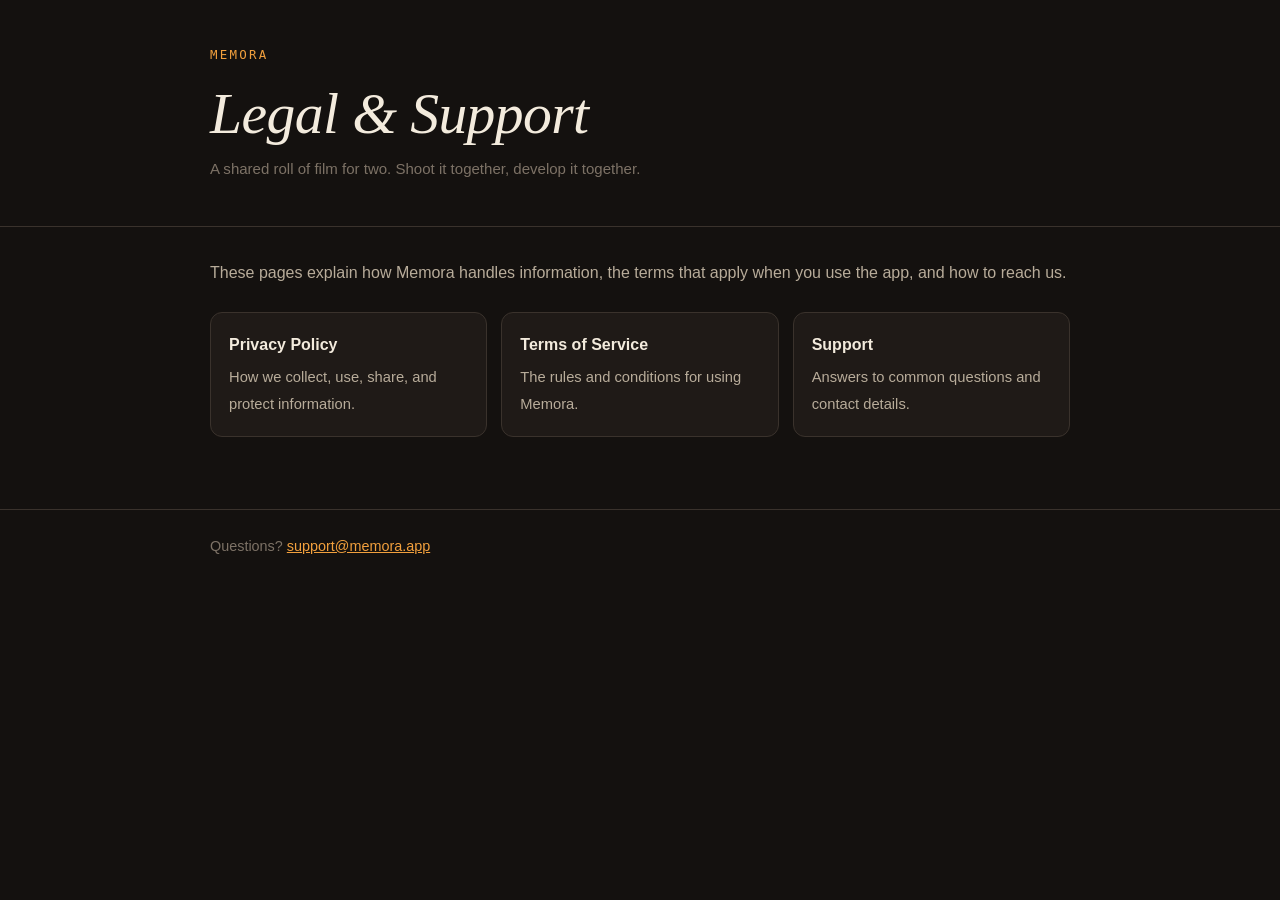
<file: index.html>
<!doctype html>
<html lang="en"><head><meta charset="utf-8"><meta name="viewport" content="width=device-width, initial-scale=1"><title>Memora Legal &amp; Support</title><link rel="stylesheet" href="style.css"></head>
<body><header><div class="wrap"><p class="brand">Memora</p><h1>Legal &amp; Support</h1><p class="meta">A shared roll of film for two. Shoot it together, develop it together.</p></div></header>
<main class="wrap"><p>These pages explain how Memora handles information, the terms that apply when you use the app, and how to reach us.</p><div class="links"><a class="link-card" href="privacy-policy.html"><strong>Privacy Policy</strong><span>How we collect, use, share, and protect information.</span></a><a class="link-card" href="terms-of-service.html"><strong>Terms of Service</strong><span>The rules and conditions for using Memora.</span></a><a class="link-card" href="support.html"><strong>Support</strong><span>Answers to common questions and contact details.</span></a></div></main>
<footer><div class="wrap">Questions? <a href="mailto:support@memora.app">support@memora.app</a></div></footer></body></html>
</file>
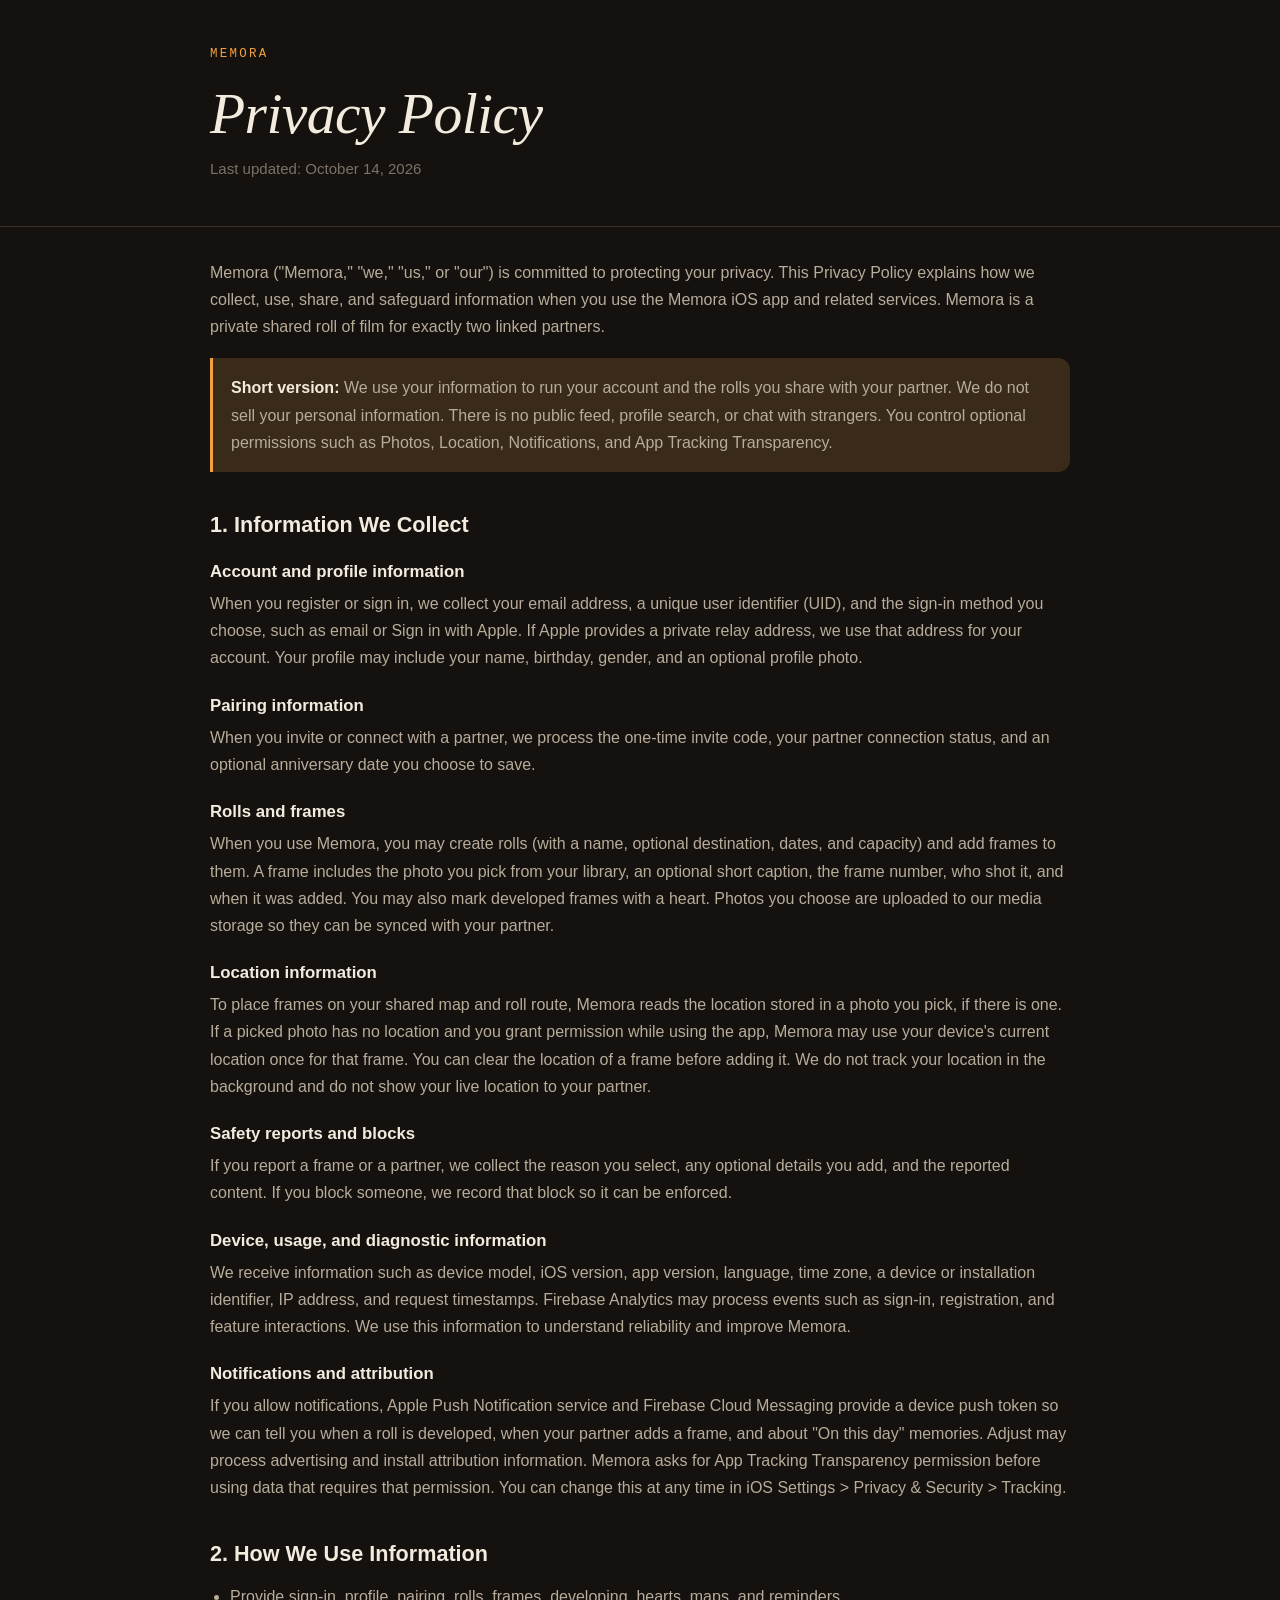
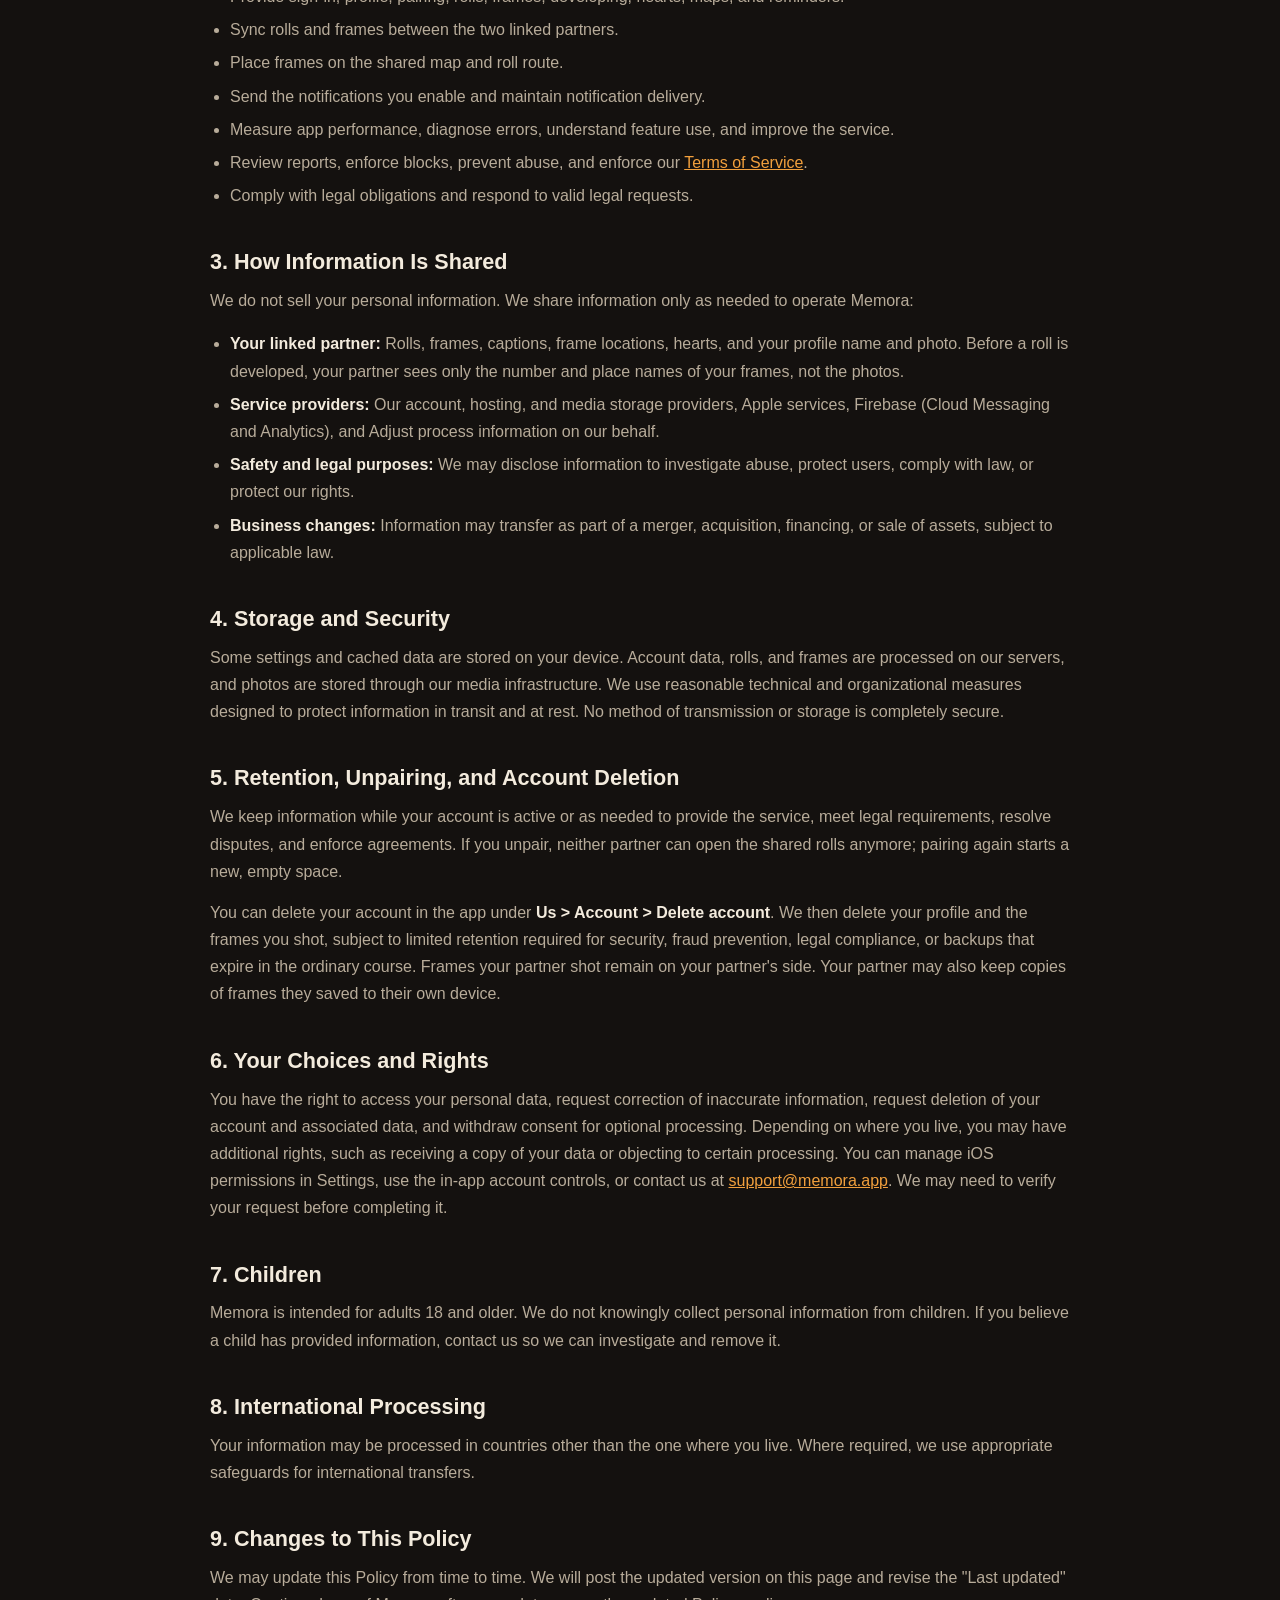
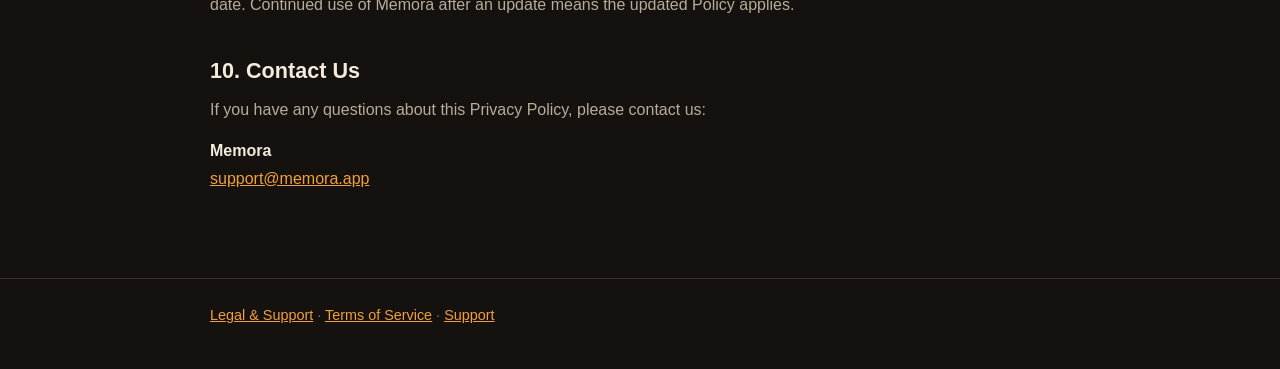
<file: privacy-policy.html>
<!doctype html>
<html lang="en"><head><meta charset="utf-8"><meta name="viewport" content="width=device-width, initial-scale=1"><title>Privacy Policy | Memora</title><link rel="stylesheet" href="style.css"></head>
<body><header><div class="wrap"><p class="brand">Memora</p><h1>Privacy Policy</h1><p class="meta">Last updated: October 14, 2026</p></div></header><main class="wrap">
<p>Memora ("Memora," "we," "us," or "our") is committed to protecting your privacy. This Privacy Policy explains how we collect, use, share, and safeguard information when you use the Memora iOS app and related services. Memora is a private shared roll of film for exactly two linked partners.</p>
<div class="notice"><strong>Short version:</strong> We use your information to run your account and the rolls you share with your partner. We do not sell your personal information. There is no public feed, profile search, or chat with strangers. You control optional permissions such as Photos, Location, Notifications, and App Tracking Transparency.</div>
<h2>1. Information We Collect</h2>
<h3>Account and profile information</h3><p>When you register or sign in, we collect your email address, a unique user identifier (UID), and the sign-in method you choose, such as email or Sign in with Apple. If Apple provides a private relay address, we use that address for your account. Your profile may include your name, birthday, gender, and an optional profile photo.</p>
<h3>Pairing information</h3><p>When you invite or connect with a partner, we process the one-time invite code, your partner connection status, and an optional anniversary date you choose to save.</p>
<h3>Rolls and frames</h3><p>When you use Memora, you may create rolls (with a name, optional destination, dates, and capacity) and add frames to them. A frame includes the photo you pick from your library, an optional short caption, the frame number, who shot it, and when it was added. You may also mark developed frames with a heart. Photos you choose are uploaded to our media storage so they can be synced with your partner.</p>
<h3>Location information</h3><p>To place frames on your shared map and roll route, Memora reads the location stored in a photo you pick, if there is one. If a picked photo has no location and you grant permission while using the app, Memora may use your device's current location once for that frame. You can clear the location of a frame before adding it. We do not track your location in the background and do not show your live location to your partner.</p>
<h3>Safety reports and blocks</h3><p>If you report a frame or a partner, we collect the reason you select, any optional details you add, and the reported content. If you block someone, we record that block so it can be enforced.</p>
<h3>Device, usage, and diagnostic information</h3><p>We receive information such as device model, iOS version, app version, language, time zone, a device or installation identifier, IP address, and request timestamps. Firebase Analytics may process events such as sign-in, registration, and feature interactions. We use this information to understand reliability and improve Memora.</p>
<h3>Notifications and attribution</h3><p>If you allow notifications, Apple Push Notification service and Firebase Cloud Messaging provide a device push token so we can tell you when a roll is developed, when your partner adds a frame, and about "On this day" memories. Adjust may process advertising and install attribution information. Memora asks for App Tracking Transparency permission before using data that requires that permission. You can change this at any time in iOS Settings &gt; Privacy &amp; Security &gt; Tracking.</p>
<h2>2. How We Use Information</h2><ul><li>Provide sign-in, profile, pairing, rolls, frames, developing, hearts, maps, and reminders.</li><li>Sync rolls and frames between the two linked partners.</li><li>Place frames on the shared map and roll route.</li><li>Send the notifications you enable and maintain notification delivery.</li><li>Measure app performance, diagnose errors, understand feature use, and improve the service.</li><li>Review reports, enforce blocks, prevent abuse, and enforce our <a href="terms-of-service.html">Terms of Service</a>.</li><li>Comply with legal obligations and respond to valid legal requests.</li></ul>
<h2>3. How Information Is Shared</h2><p>We do not sell your personal information. We share information only as needed to operate Memora:</p><ul><li><strong>Your linked partner:</strong> Rolls, frames, captions, frame locations, hearts, and your profile name and photo. Before a roll is developed, your partner sees only the number and place names of your frames, not the photos.</li><li><strong>Service providers:</strong> Our account, hosting, and media storage providers, Apple services, Firebase (Cloud Messaging and Analytics), and Adjust process information on our behalf.</li><li><strong>Safety and legal purposes:</strong> We may disclose information to investigate abuse, protect users, comply with law, or protect our rights.</li><li><strong>Business changes:</strong> Information may transfer as part of a merger, acquisition, financing, or sale of assets, subject to applicable law.</li></ul>
<h2>4. Storage and Security</h2><p>Some settings and cached data are stored on your device. Account data, rolls, and frames are processed on our servers, and photos are stored through our media infrastructure. We use reasonable technical and organizational measures designed to protect information in transit and at rest. No method of transmission or storage is completely secure.</p>
<h2>5. Retention, Unpairing, and Account Deletion</h2><p>We keep information while your account is active or as needed to provide the service, meet legal requirements, resolve disputes, and enforce agreements. If you unpair, neither partner can open the shared rolls anymore; pairing again starts a new, empty space.</p><p>You can delete your account in the app under <strong>Us &gt; Account &gt; Delete account</strong>. We then delete your profile and the frames you shot, subject to limited retention required for security, fraud prevention, legal compliance, or backups that expire in the ordinary course. Frames your partner shot remain on your partner's side. Your partner may also keep copies of frames they saved to their own device.</p>
<h2>6. Your Choices and Rights</h2><p>You have the right to access your personal data, request correction of inaccurate information, request deletion of your account and associated data, and withdraw consent for optional processing. Depending on where you live, you may have additional rights, such as receiving a copy of your data or objecting to certain processing. You can manage iOS permissions in Settings, use the in-app account controls, or contact us at <a href="mailto:support@memora.app">support@memora.app</a>. We may need to verify your request before completing it.</p>
<h2>7. Children</h2><p>Memora is intended for adults 18 and older. We do not knowingly collect personal information from children. If you believe a child has provided information, contact us so we can investigate and remove it.</p>
<h2>8. International Processing</h2><p>Your information may be processed in countries other than the one where you live. Where required, we use appropriate safeguards for international transfers.</p>
<h2>9. Changes to This Policy</h2><p>We may update this Policy from time to time. We will post the updated version on this page and revise the "Last updated" date. Continued use of Memora after an update means the updated Policy applies.</p>
<h2>10. Contact Us</h2><p>If you have any questions about this Privacy Policy, please contact us:</p><p><strong>Memora</strong><br><a href="mailto:support@memora.app">support@memora.app</a></p></main>
<footer><div class="wrap"><a href="index.html">Legal &amp; Support</a> · <a href="terms-of-service.html">Terms of Service</a> · <a href="support.html">Support</a></div></footer></body></html>
</file>
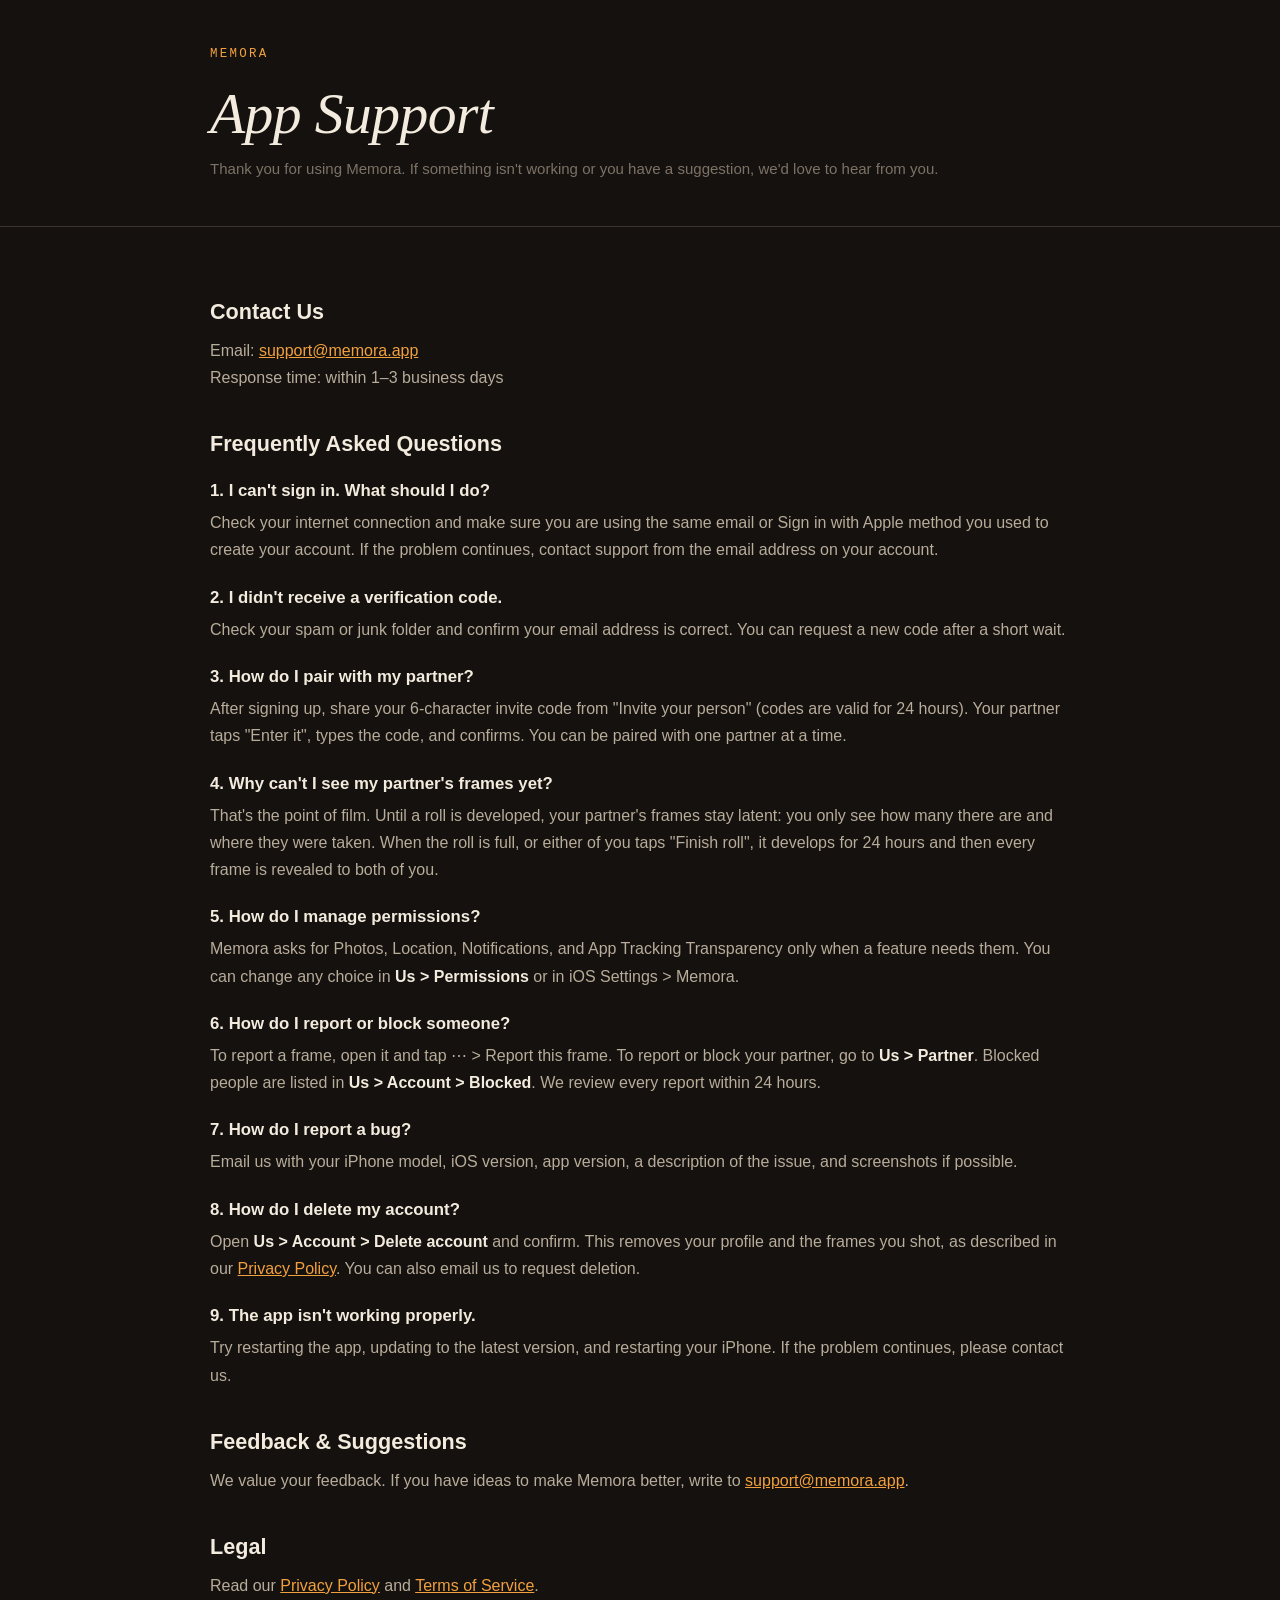
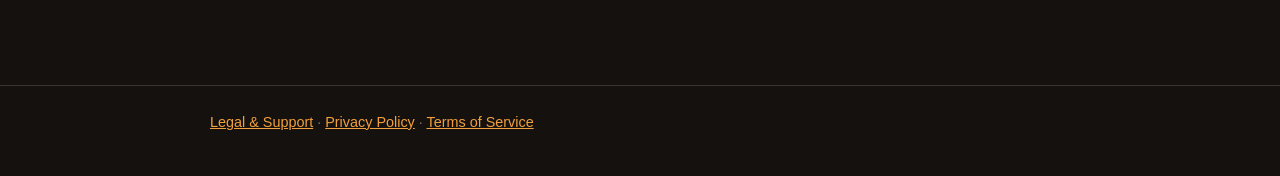
<file: support.html>
<!doctype html>
<html lang="en"><head><meta charset="utf-8"><meta name="viewport" content="width=device-width, initial-scale=1"><title>Support | Memora</title><link rel="stylesheet" href="style.css"></head>
<body><header><div class="wrap"><p class="brand">Memora</p><h1>App Support</h1><p class="meta">Thank you for using Memora. If something isn't working or you have a suggestion, we'd love to hear from you.</p></div></header><main class="wrap">
<h2>Contact Us</h2><p>Email: <a href="mailto:support@memora.app">support@memora.app</a><br>Response time: within 1–3 business days</p>
<h2>Frequently Asked Questions</h2>
<h3>1. I can't sign in. What should I do?</h3><p>Check your internet connection and make sure you are using the same email or Sign in with Apple method you used to create your account. If the problem continues, contact support from the email address on your account.</p>
<h3>2. I didn't receive a verification code.</h3><p>Check your spam or junk folder and confirm your email address is correct. You can request a new code after a short wait.</p>
<h3>3. How do I pair with my partner?</h3><p>After signing up, share your 6-character invite code from "Invite your person" (codes are valid for 24 hours). Your partner taps "Enter it", types the code, and confirms. You can be paired with one partner at a time.</p>
<h3>4. Why can't I see my partner's frames yet?</h3><p>That's the point of film. Until a roll is developed, your partner's frames stay latent: you only see how many there are and where they were taken. When the roll is full, or either of you taps "Finish roll", it develops for 24 hours and then every frame is revealed to both of you.</p>
<h3>5. How do I manage permissions?</h3><p>Memora asks for Photos, Location, Notifications, and App Tracking Transparency only when a feature needs them. You can change any choice in <strong>Us &gt; Permissions</strong> or in iOS Settings &gt; Memora.</p>
<h3>6. How do I report or block someone?</h3><p>To report a frame, open it and tap ⋯ &gt; Report this frame. To report or block your partner, go to <strong>Us &gt; Partner</strong>. Blocked people are listed in <strong>Us &gt; Account &gt; Blocked</strong>. We review every report within 24 hours.</p>
<h3>7. How do I report a bug?</h3><p>Email us with your iPhone model, iOS version, app version, a description of the issue, and screenshots if possible.</p>
<h3>8. How do I delete my account?</h3><p>Open <strong>Us &gt; Account &gt; Delete account</strong> and confirm. This removes your profile and the frames you shot, as described in our <a href="privacy-policy.html">Privacy Policy</a>. You can also email us to request deletion.</p>
<h3>9. The app isn't working properly.</h3><p>Try restarting the app, updating to the latest version, and restarting your iPhone. If the problem continues, please contact us.</p>
<h2>Feedback &amp; Suggestions</h2><p>We value your feedback. If you have ideas to make Memora better, write to <a href="mailto:support@memora.app">support@memora.app</a>.</p>
<h2>Legal</h2><p>Read our <a href="privacy-policy.html">Privacy Policy</a> and <a href="terms-of-service.html">Terms of Service</a>.</p></main>
<footer><div class="wrap"><a href="index.html">Legal &amp; Support</a> · <a href="privacy-policy.html">Privacy Policy</a> · <a href="terms-of-service.html">Terms of Service</a></div></footer></body></html>
</file>
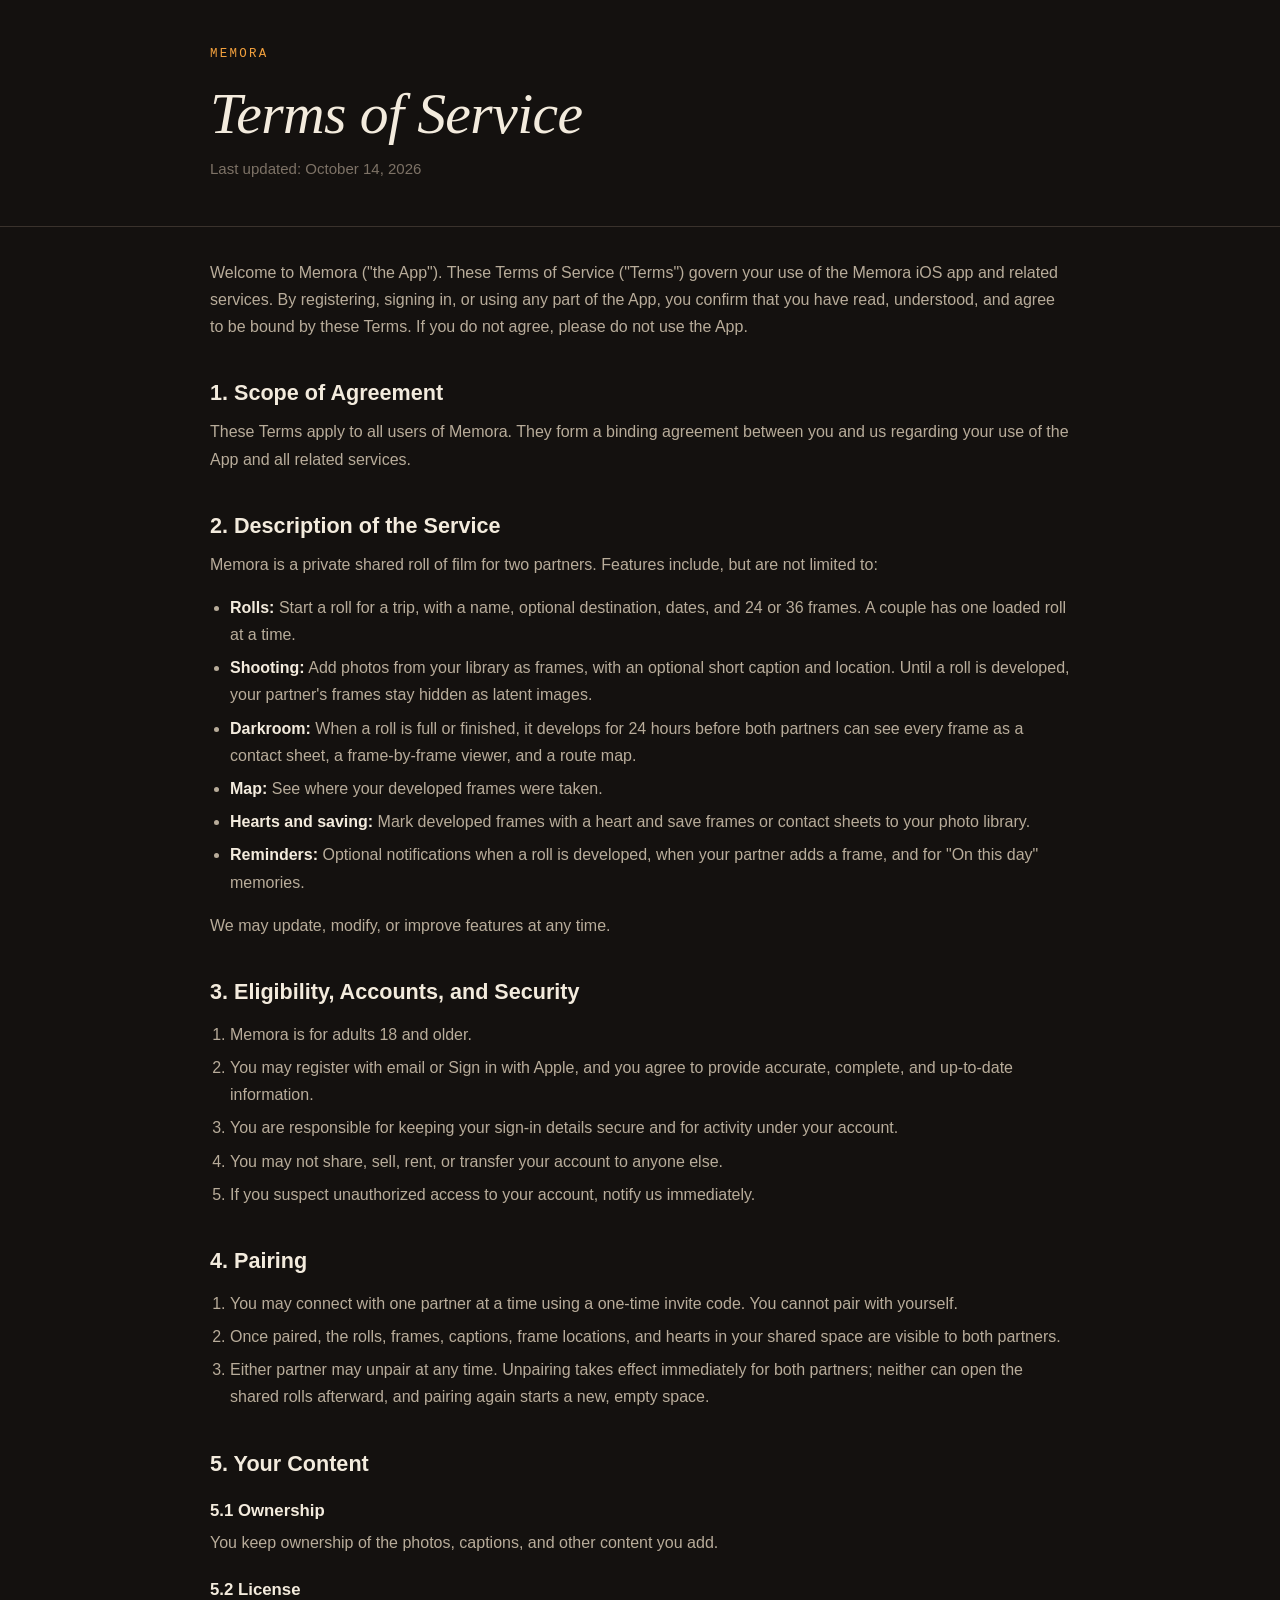
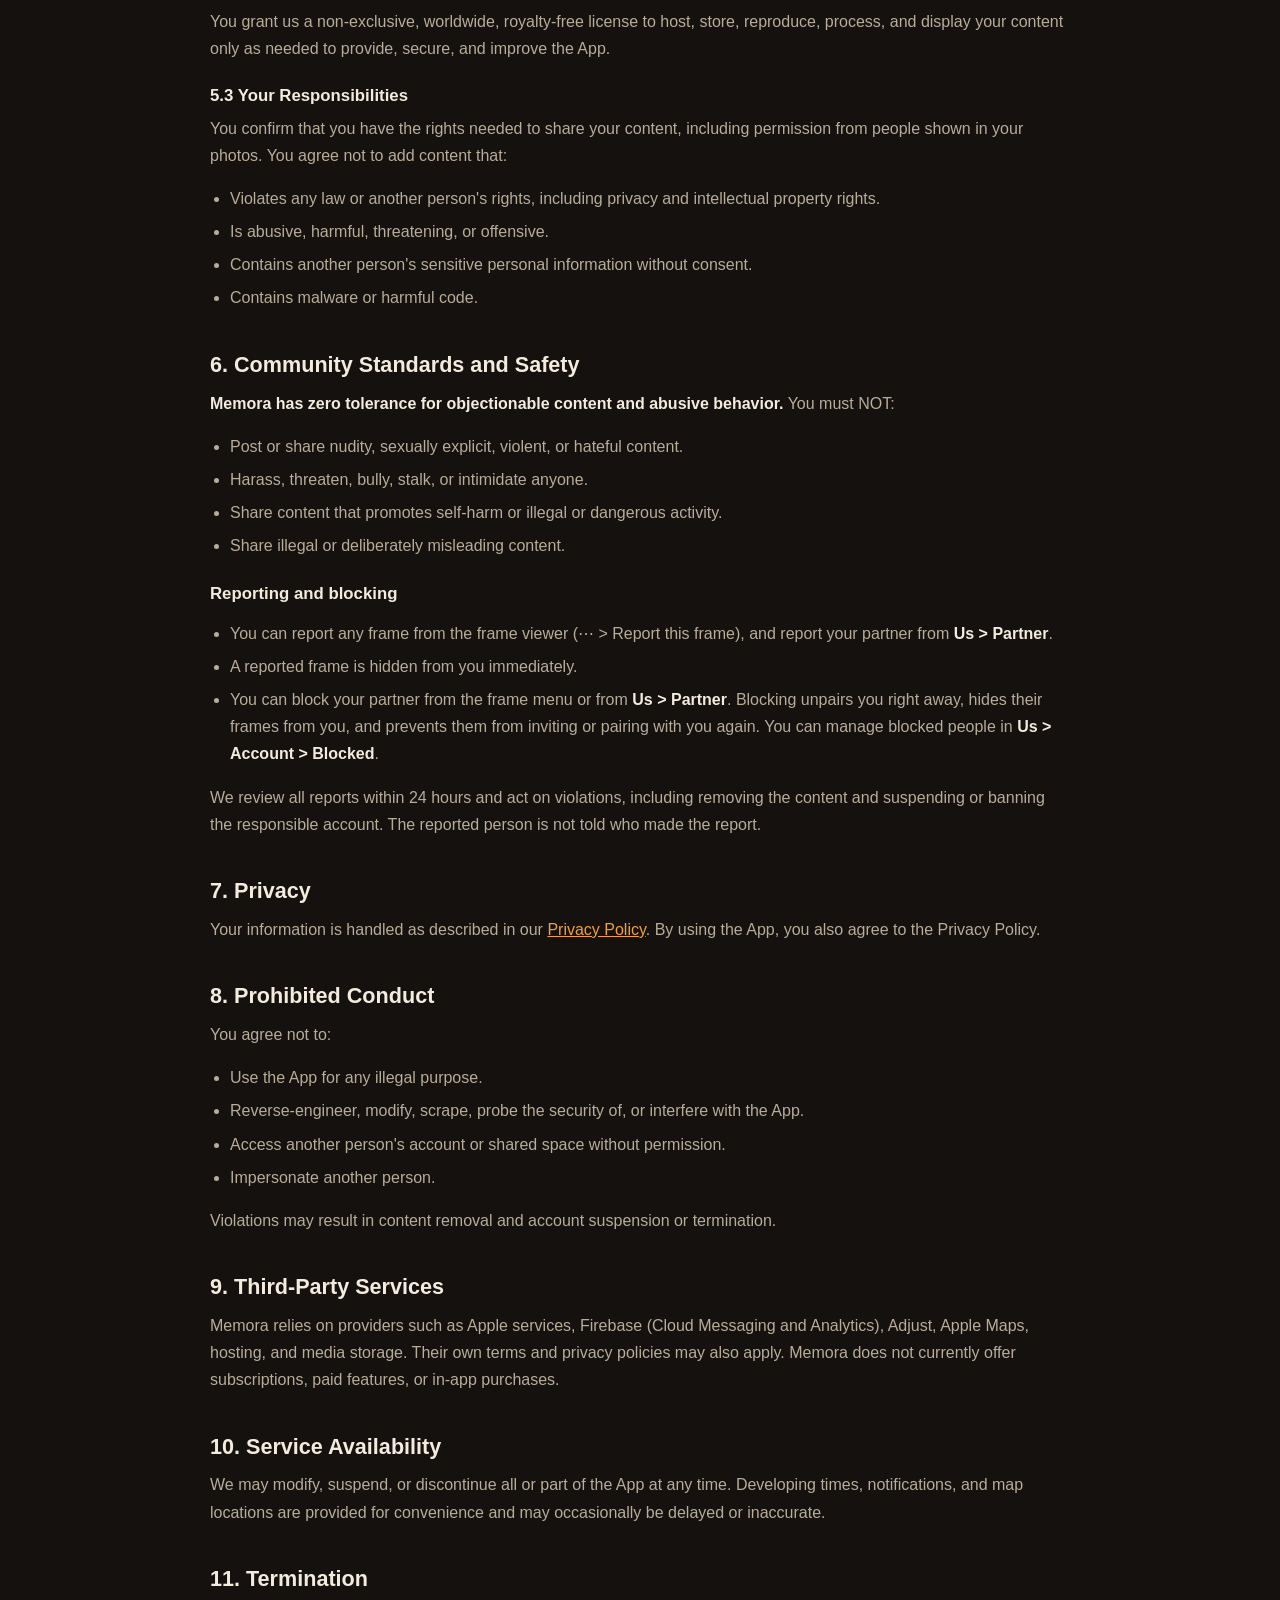
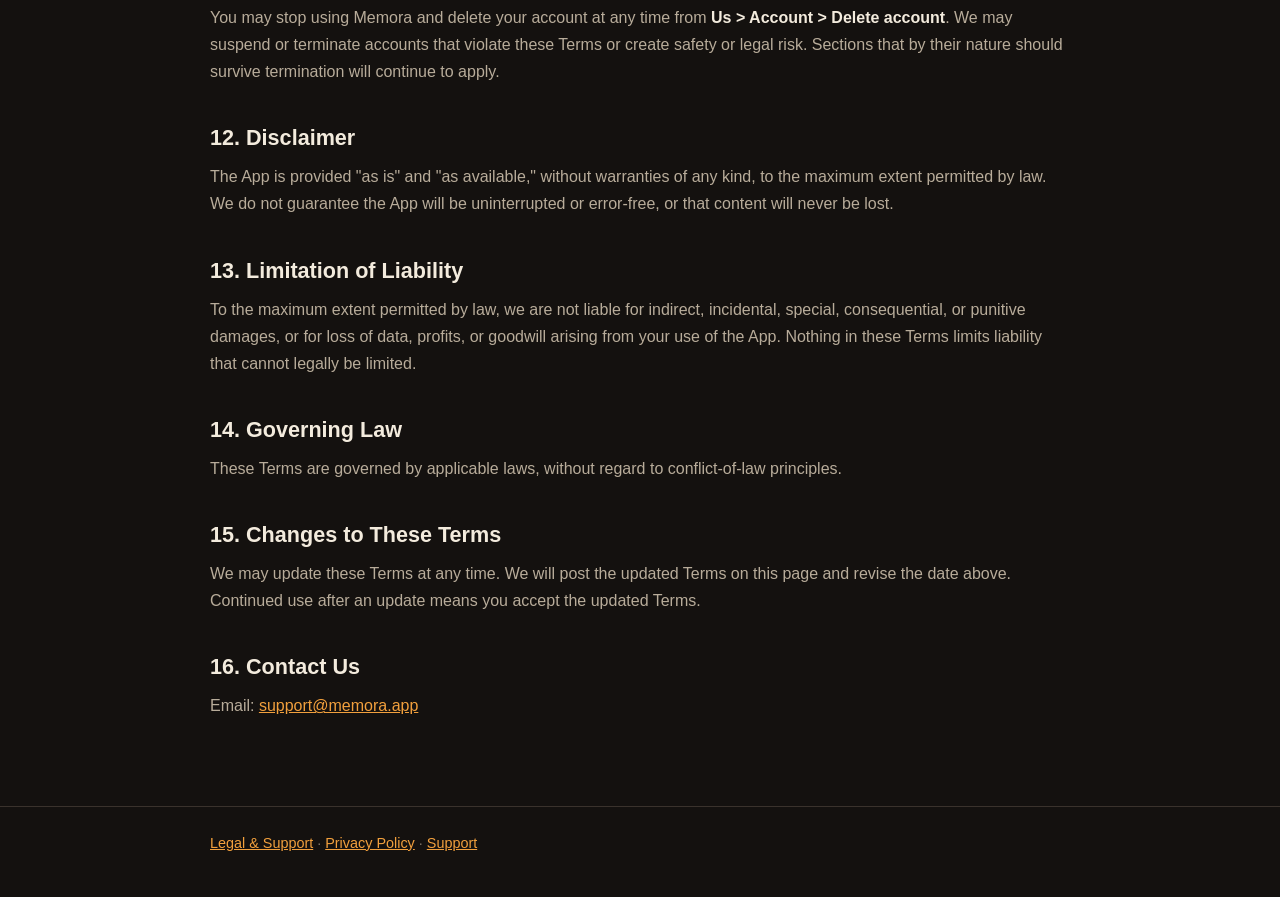
<file: terms-of-service.html>
<!doctype html>
<html lang="en"><head><meta charset="utf-8"><meta name="viewport" content="width=device-width, initial-scale=1"><title>Terms of Service | Memora</title><link rel="stylesheet" href="style.css"></head>
<body><header><div class="wrap"><p class="brand">Memora</p><h1>Terms of Service</h1><p class="meta">Last updated: October 14, 2026</p></div></header><main class="wrap">
<p>Welcome to Memora ("the App"). These Terms of Service ("Terms") govern your use of the Memora iOS app and related services. By registering, signing in, or using any part of the App, you confirm that you have read, understood, and agree to be bound by these Terms. If you do not agree, please do not use the App.</p>
<h2>1. Scope of Agreement</h2><p>These Terms apply to all users of Memora. They form a binding agreement between you and us regarding your use of the App and all related services.</p>
<h2>2. Description of the Service</h2><p>Memora is a private shared roll of film for two partners. Features include, but are not limited to:</p><ul><li><strong>Rolls:</strong> Start a roll for a trip, with a name, optional destination, dates, and 24 or 36 frames. A couple has one loaded roll at a time.</li><li><strong>Shooting:</strong> Add photos from your library as frames, with an optional short caption and location. Until a roll is developed, your partner's frames stay hidden as latent images.</li><li><strong>Darkroom:</strong> When a roll is full or finished, it develops for 24 hours before both partners can see every frame as a contact sheet, a frame-by-frame viewer, and a route map.</li><li><strong>Map:</strong> See where your developed frames were taken.</li><li><strong>Hearts and saving:</strong> Mark developed frames with a heart and save frames or contact sheets to your photo library.</li><li><strong>Reminders:</strong> Optional notifications when a roll is developed, when your partner adds a frame, and for "On this day" memories.</li></ul><p>We may update, modify, or improve features at any time.</p>
<h2>3. Eligibility, Accounts, and Security</h2><ol><li>Memora is for adults 18 and older.</li><li>You may register with email or Sign in with Apple, and you agree to provide accurate, complete, and up-to-date information.</li><li>You are responsible for keeping your sign-in details secure and for activity under your account.</li><li>You may not share, sell, rent, or transfer your account to anyone else.</li><li>If you suspect unauthorized access to your account, notify us immediately.</li></ol>
<h2>4. Pairing</h2><ol><li>You may connect with one partner at a time using a one-time invite code. You cannot pair with yourself.</li><li>Once paired, the rolls, frames, captions, frame locations, and hearts in your shared space are visible to both partners.</li><li>Either partner may unpair at any time. Unpairing takes effect immediately for both partners; neither can open the shared rolls afterward, and pairing again starts a new, empty space.</li></ol>
<h2>5. Your Content</h2><h3>5.1 Ownership</h3><p>You keep ownership of the photos, captions, and other content you add.</p><h3>5.2 License</h3><p>You grant us a non-exclusive, worldwide, royalty-free license to host, store, reproduce, process, and display your content only as needed to provide, secure, and improve the App.</p><h3>5.3 Your Responsibilities</h3><p>You confirm that you have the rights needed to share your content, including permission from people shown in your photos. You agree not to add content that:</p><ul><li>Violates any law or another person's rights, including privacy and intellectual property rights.</li><li>Is abusive, harmful, threatening, or offensive.</li><li>Contains another person's sensitive personal information without consent.</li><li>Contains malware or harmful code.</li></ul>
<h2>6. Community Standards and Safety</h2><p><strong>Memora has zero tolerance for objectionable content and abusive behavior.</strong> You must NOT:</p><ul><li>Post or share nudity, sexually explicit, violent, or hateful content.</li><li>Harass, threaten, bully, stalk, or intimidate anyone.</li><li>Share content that promotes self-harm or illegal or dangerous activity.</li><li>Share illegal or deliberately misleading content.</li></ul><h3>Reporting and blocking</h3><ul><li>You can report any frame from the frame viewer (⋯ &gt; Report this frame), and report your partner from <strong>Us &gt; Partner</strong>.</li><li>A reported frame is hidden from you immediately.</li><li>You can block your partner from the frame menu or from <strong>Us &gt; Partner</strong>. Blocking unpairs you right away, hides their frames from you, and prevents them from inviting or pairing with you again. You can manage blocked people in <strong>Us &gt; Account &gt; Blocked</strong>.</li></ul><p>We review all reports within 24 hours and act on violations, including removing the content and suspending or banning the responsible account. The reported person is not told who made the report.</p>
<h2>7. Privacy</h2><p>Your information is handled as described in our <a href="privacy-policy.html">Privacy Policy</a>. By using the App, you also agree to the Privacy Policy.</p>
<h2>8. Prohibited Conduct</h2><p>You agree not to:</p><ul><li>Use the App for any illegal purpose.</li><li>Reverse-engineer, modify, scrape, probe the security of, or interfere with the App.</li><li>Access another person's account or shared space without permission.</li><li>Impersonate another person.</li></ul><p>Violations may result in content removal and account suspension or termination.</p>
<h2>9. Third-Party Services</h2><p>Memora relies on providers such as Apple services, Firebase (Cloud Messaging and Analytics), Adjust, Apple Maps, hosting, and media storage. Their own terms and privacy policies may also apply. Memora does not currently offer subscriptions, paid features, or in-app purchases.</p>
<h2>10. Service Availability</h2><p>We may modify, suspend, or discontinue all or part of the App at any time. Developing times, notifications, and map locations are provided for convenience and may occasionally be delayed or inaccurate.</p>
<h2>11. Termination</h2><p>You may stop using Memora and delete your account at any time from <strong>Us &gt; Account &gt; Delete account</strong>. We may suspend or terminate accounts that violate these Terms or create safety or legal risk. Sections that by their nature should survive termination will continue to apply.</p>
<h2>12. Disclaimer</h2><p>The App is provided "as is" and "as available," without warranties of any kind, to the maximum extent permitted by law. We do not guarantee the App will be uninterrupted or error-free, or that content will never be lost.</p>
<h2>13. Limitation of Liability</h2><p>To the maximum extent permitted by law, we are not liable for indirect, incidental, special, consequential, or punitive damages, or for loss of data, profits, or goodwill arising from your use of the App. Nothing in these Terms limits liability that cannot legally be limited.</p>
<h2>14. Governing Law</h2><p>These Terms are governed by applicable laws, without regard to conflict-of-law principles.</p>
<h2>15. Changes to These Terms</h2><p>We may update these Terms at any time. We will post the updated Terms on this page and revise the date above. Continued use after an update means you accept the updated Terms.</p>
<h2>16. Contact Us</h2><p>Email: <a href="mailto:support@memora.app">support@memora.app</a></p></main>
<footer><div class="wrap"><a href="index.html">Legal &amp; Support</a> · <a href="privacy-policy.html">Privacy Policy</a> · <a href="support.html">Support</a></div></footer></body></html>
</file>
<file: style.css>
:root{color-scheme:dark;--bg:#14110f;--surface:#1f1a17;--surface2:#2a2420;--line:#3a322c;--text:#f3ebdd;--text2:#b8ac9a;--muted:#7d7266;--amber:#f2a03d;--amber-soft:#3a2a1a;--safelight:#d9453b}
*{box-sizing:border-box}
html{background:var(--bg)}
body{margin:0;color:var(--text2);background:var(--bg);font-family:-apple-system,BlinkMacSystemFont,"Segoe UI",sans-serif;line-height:1.7}
a{color:var(--amber)}
strong{color:var(--text)}
.wrap{width:min(860px,calc(100% - 32px));margin:0 auto}
header{padding:44px 0 30px;border-bottom:1px solid var(--line)}
.brand{margin:0;color:var(--amber);font-family:ui-monospace,"SF Mono",Menlo,monospace;font-size:.78rem;letter-spacing:.18em;text-transform:uppercase}
h1,h2,h3{color:var(--text);line-height:1.2}
h1{margin:14px 0 8px;font-family:Georgia,"Times New Roman",serif;font-style:italic;font-weight:400;font-size:clamp(2.2rem,6vw,3.6rem);letter-spacing:-.01em}
h2{margin:40px 0 12px;font-size:1.35rem}
h3{margin:24px 0 8px;font-size:1.05rem}
p{margin:0 0 14px}
main{padding:32px 0 72px}
.meta{color:var(--muted);font-size:.94rem}
.notice{margin:18px 0 28px;padding:16px 18px;border-left:3px solid var(--amber);border-radius:0 12px 12px 0;background:var(--amber-soft)}
ul,ol{padding-left:1.25rem}
li{margin:6px 0}
.links{display:grid;grid-template-columns:repeat(3,minmax(0,1fr));gap:14px;margin-top:26px}
.link-card{display:block;padding:18px;border:1px solid var(--line);border-radius:12px;color:var(--text);background:var(--surface);text-decoration:none}
.link-card:hover{border-color:var(--amber)}
.link-card strong{display:block;margin-bottom:5px}
.link-card span{color:var(--text2);font-size:.92rem}
footer{padding:24px 0 42px;border-top:1px solid var(--line);color:var(--muted);font-size:.9rem}
@media(max-width:680px){header{padding-top:28px}main{padding-top:24px}.links{grid-template-columns:1fr}}
</file>
